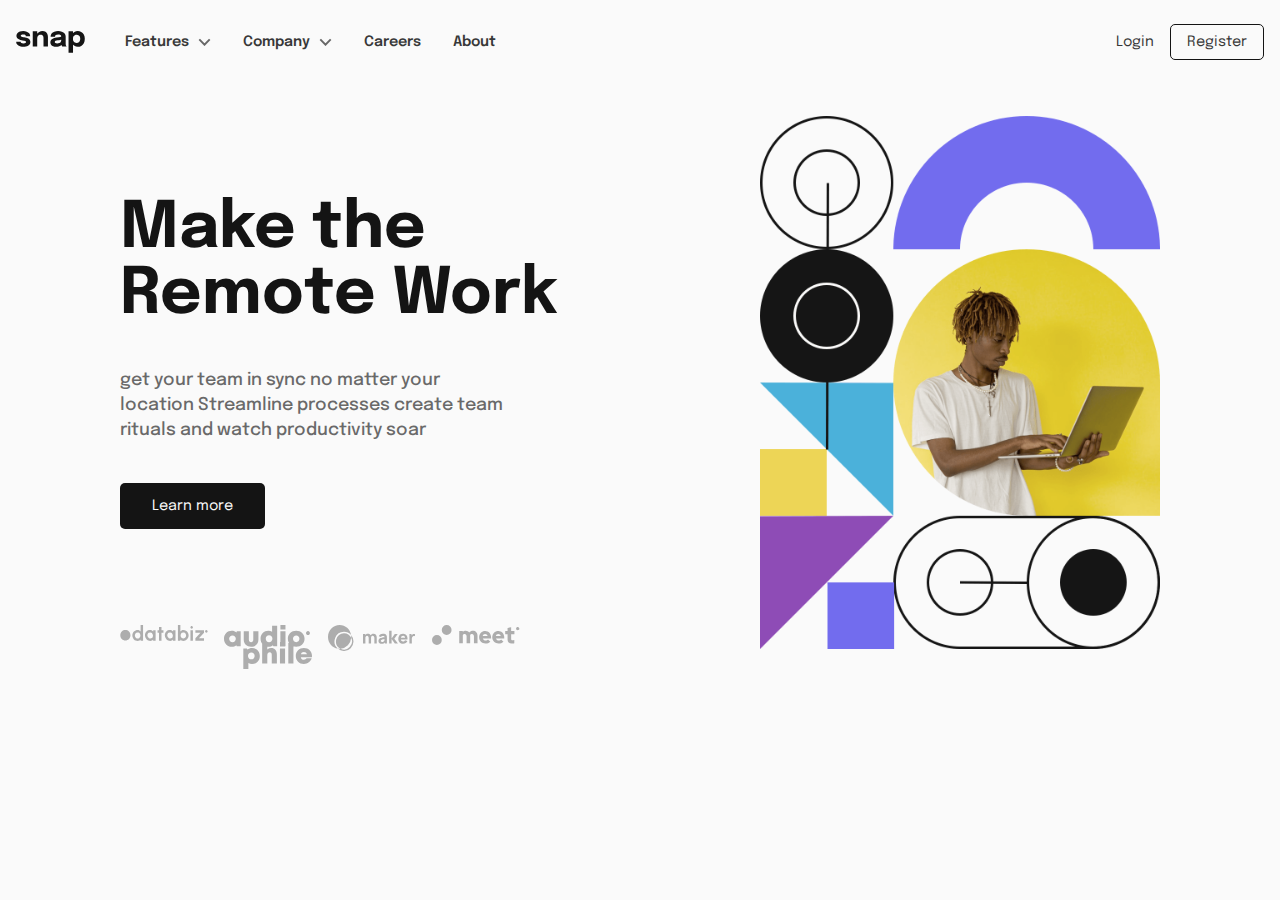
<file: intro-section-with-dropdown-navigation-main/index.html>
<!DOCTYPE html>
<html lang="en">
  <head>
    <meta charset="UTF-8" />
    <meta name="viewport" content="width=device-width, initial-scale=1.0" />
    <!-- displays site properly based on user's device -->

    <link
      rel="icon"
      type="image/png"
      sizes="32x32"
      href="./images/favicon-32x32.png"
    />
    <link rel="stylesheet" href="style.css" />
    <link
      href="https://unpkg.com/boxicons@2.1.4/css/boxicons.min.css"
      rel="stylesheet"
    />

    <title>Frontend Mentor | Intro section with dropdown navigation</title>

    <!-- Feel free to remove these styles or customise in your own stylesheet 👍 -->
    <style>
      .attribution {
        font-size: 11px;
        text-align: center;
      }

      .attribution a {
        color: hsl(228, 45%, 44%);
      }
    </style>
  </head>

  <body>
    <section class="header">
      <div class="nav__logo">
        <img src="images/logo.svg" alt=""/>
      </div>
      <div class="nav__icons" >
        <img class="menu__icon " id='open' src="images/icon-menu.svg" alt="">
        <img  class="close__icon hidden" id="close" src="images/icon-close-menu.svg" alt="">
      </div>
      <div class="nav" id="nav">
        <div class="nav__left">
            <div class="nav__links">
              <div class="link dropdown">
                  <a href="#">Features</a>
                  <img class="dropdown__icon" src="images/icon-arrow-down.svg" alt="" />
                <div class="link__dropdown">
                  <li class="dropdown__item">
                    <img src="images/icon-todo.svg" alt="" />
                    <h4>Todo List</h4>
                  </li>
                  <li class="dropdown__item">
                    <img
                      class="option__icon"
                      src="images/icon-calendar.svg"
                      alt=""
                    />
                    <h4>Calender</h4>
                  </li>
                  <li class="dropdown__item">
                    <img src="images/icon-reminders.svg" alt="" />
                    <h4>reminder</h4>
                  </li>
                  <li class="dropdown__item">
                    <img src="images/icon-planning.svg" alt="" />
                    <h4>planning</h4>
                  </li>
                </div>
              </div>
              <div class="link dropdown">
                <a href="#">Company</a>
                <img  class ="dropdown__icon" src="images/icon-arrow-down.svg" alt="" />
                <div class="link__dropdown">
                  <li class="dropdown__item"><h4>History</h4></li>
                  <li class="dropdown__item"><h4>Our team</h4></li>
                  <li class="dropdown__item"><h4>blog</h4></li>
                </div>
              </div>
              <div class="link">
                <li>Careers</li>
              </div>
              <div class="link">
                <li>About</li>
              </div>
            </div>
        </div>
          <div class="nav__right">
            <button class="login__btn">Login</button>
            <button class="register__btn">Register</button>
          </div>
      </div>
     <!--<div class="nav__icons" >
        <img class="menu__icon" id='open' src="images/icon-menu.svg" alt="">
        <img  class="close__icon hidden" id="close" src="images/icon-close-menu.svg" alt="">
      </div>--->
    </section>
    <section class="main">
      <div class="main__container">
          <div class="main__content">
            <div class='content__title'>
              <h1>Make the Remote Work</h1>
            </div>
            <div class="content__description">
              <p>get your team in sync no matter your location Streamline 
                processes create team rituals and watch productivity soar</p>
            </div>
            <div>
              <button class="content__btn">Learn more</button>
            </div>
            <div class="content__icons">
              <div class="icon"> <img src="images/client-databiz.svg" alt=""></div>
              <div class="icon"> <img src="images/client-audiophile.svg" alt=""></div>
              <div class="icon"> <img src="images/client-maker.svg" alt=""></div>
              <div class="icon"> <img src="images/client-meet.svg" alt=""></div>
            </div>
          </div>
          <div class="image__section">
            <img  class='img-desktop' src="images/image-hero-desktop.png" alt="">
            <img  class='img-mobile' src="images/image-hero-mobile.png" alt="">
          </div>
      </div>
    </section>

    <script src="script.js"></script>
  </body>
</html>
</file>
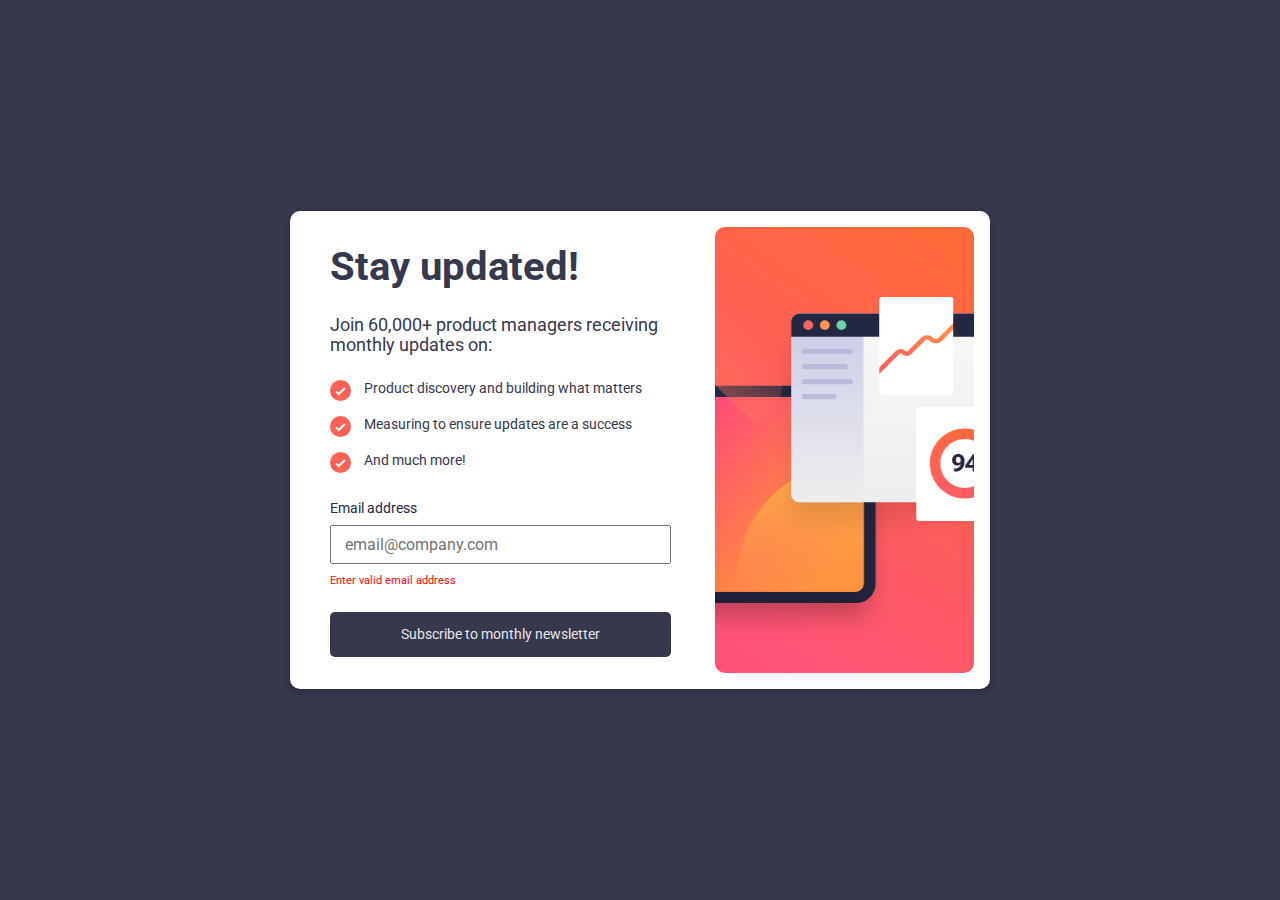
<file: newsletter-sign-up-with-success-message-main/index.html>
<!DOCTYPE html>
<html lang="en">
<head>
  <meta charset="UTF-8">
  <meta name="viewport" content="width=device-width, initial-scale=1.0"> <!-- displays site properly based on user's device -->

  <link rel="icon" type="image/png" sizes="32x32" href="./assets/images/favicon-32x32.png">
  <link rel="stylesheet" href="style.css">
  <title>Frontend Mentor | Newsletter sign-up form with success message</title>
</head>
<body>
    <section class="container" id="container">
        <div id="main__container" class="main__container">
          <div class="image__container">
          </div>
          <div class="main__content">
            <div class="content__title">
              Stay updated!
            </div>
            <div class="content__description">
              Join 60,000+ product managers receiving monthly updates on:
            </div>
            <div class="content__features">
              <div class="feature">
                <img src="assets/images/icon-list.svg" alt="">
                <h4>Product discovery and building what matters</h4>
              </div>
              <div class="feature">
                <img src="assets/images/icon-list.svg" alt="">
                <h4>Measuring to ensure updates are a success</h4>
              </div>
              <div class="feature">
                <img src="assets/images/icon-list.svg" alt="">
                <h4>    And much more!
                </h4>
              </div>
            </div>
            <div class="email">
              <label for="email">Email address</label>
              <input type="email" placeholder="email@company.com" id="emailId">
              <p class="err-msg" id="errmsg">Enter valid email address</p>
            </div>
            <button id="subscribebtn"  class="primary__btn"> Subscribe to monthly newsletter</button>
          </div>
        </div>
        <!--------------POPUP--------------------->
        <div id="popupContainer" class="popup__container">
          <div class="popup__content">
            <div class="content">
              <div class="icon">
                <img src="assets/images/icon-success.svg" alt="">
              </div>
              <div class="popup__title">
                Thank for Subscribing!
              </div>
              <div class="popup__description">
                A confirmation email has send to your <span id="popupemail"></span> 
                Please open it and click the button inside to confirm your subscription.
              </div>
            </div>
            <button id="dismissBtn" onclick="ClosePopup()" class="popup__btn">
              Dismiss Message
            </button>
          </div>
        </div>
    </section>
    <script src="script.js"></script>
</body>
</html>
</file>
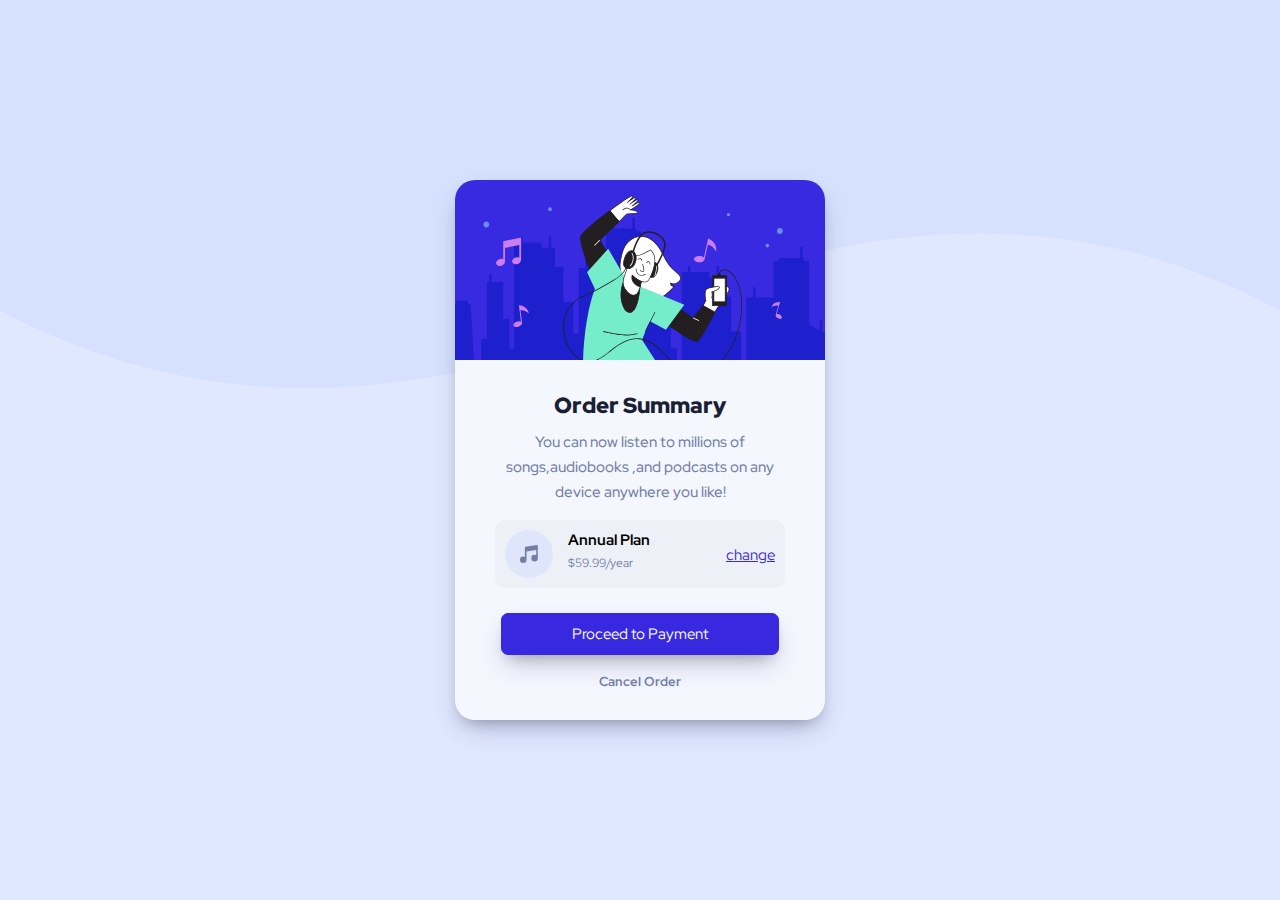
<file: order-summary-component-main/index.html>
<!DOCTYPE html>
<html lang="en">
  <head>
    <meta charset="UTF-8" />
    <meta name="viewport" content="width=device-width, initial-scale=1.0" />
    <!-- displays site properly based on user's device -->

    <link
      rel="icon"
      type="image/png"
      sizes="32x32"
      href="./images/favicon-32x32.png"
    />
    <link rel="stylesheet" href="style.css" />
    <title>Frontend Mentor | Order summary card</title>

    <!-- Feel free to remove these styles or customise in your own stylesheet 👍 -->
    <style>
      .attribution {
        font-size: 11px;
        text-align: center;
      }
      .attribution a {
        color: hsl(228, 45%, 44%);
      }
    </style>
  </head>
  <body>
    <div class="container">
      <div class="img-box">
        <img src="images/illustration-hero.svg" alt="" />
      </div>
      <div class="content">
        <h1 class="Title">Order Summary</h1>
        <p class="details">
          You can now listen to millions of songs,audiobooks ,and podcasts on
          any device anywhere you like!
        </p>
        <div class="plan_box">
          <div class="plan_box_left">
            <img src="images/icon-music.svg" alt="" />
            <div class="price-details">
              <h4>Annual Plan</h4>
              <p class="price">$59.99/year</p>
            </div>
          </div>
          <div class="plan_box_right">
            <a href="#">change</a>
          </div>
        </div>
        <div class="button_section">
          <button class="proceed">Proceed to Payment</button>
          <a class="cancel" href="#"> Cancel Order</a>
        </div>
      </div>
    </div>
  </body>
</html>
</file>
<file: intro-section-with-dropdown-navigation-main/style.css>
@import url('https://fonts.googleapis.com/css2?family=Epilogue:wght@500;600;700&display=swap');

*{
      margin:0;
      padding:0;
      font-family: 'Epilogue', sans-serif;
}
:root{
      --primary-color:hsl(0, 0%, 98%);
      --black:hsl(0, 0%, 8%);
      --gray:hsl(0, 0%, 41%);
      --gray-dark:hsl(0, 0%, 22%);
      --fnt-sm:1.1rem;
      --fnt-sm2:.9rem;
      --fnt-m:1.3rem;
      --fnt-lrg:4rem;
}
h1,h2,h3{
      font-size: var(--fnt-lrg);
      color: var(--black);
}
img{
      max-width: 100%;
      height: auto;
}
li{
      list-style: none;
}
a{
      text-decoration: none;
      color: var(--black);
}
p{
      font-size: var(--fnt-sm);
      color: var(--gray);
}
body{
      min-height: 100vh;
      background-color: var(--primary-color);
}
.header{
      padding: 1.5rem 1rem;
      background-color: var(--primary-color);
      min-height: 1rem;
      gap: 2rem;
      display: flex;
      position: relative;
      justify-content: space-between;
}
.nav{
      display: flex;
      justify-content:space-between;
      width: 100%;
      align-items: center;
}
.nav__left{
      display: flex;
      justify-content: space-between;
      align-items: center;
      gap: 1rem;
}
.nav__logo{
      display: flex;
      align-items: center;
}
.nav__logo img{
      width: 90%;
}
.nav__links{
      display:flex;
      justify-content: space-around;
      gap: 2rem;
      font-size: var(--fnt-sm2);
      color: var(--gray-dark);
      font-weight: 600;
}
.dropdown{
      position: relative;
    
}
.link__dropdown{
      margin-top: 0rem;
      border-radius: 5px;
      box-shadow: rgba(0, 0, 0, 0.24) 0px 3px 8px;
      position:absolute;
      display: none;
      margin-top: 10px;
      width: 100%;
      top: 10px;
      right: 0px;
      padding: .5rem .8rem;
      background-color: var(--primary-color);
      overflow-y:hidden;
}
.dropdown a{
      padding-right: 5px;
      color: var(--gray-dark);
}
.dropdown img{
      width: 13px;
      cursor: pointer;
}
.dropdown__item {
      display: flex;
      margin-top: 10px ;
      align-items: center;
      gap: .5rem;
}

.dropdown__item img{
      width: 12px;
      cursor: pointer;
}
.dropdown__item h4{
      text-align: left;
      font-weight: 400;
      color: var(--gray);
      font-size: 12px;
}
.nav__right{
      display: flex;
      gap: 1rem;
      align-items: center;
}
.login__btn{
      background: none;
      border: none;
      outline: none;
      font-size: var(--fnt-sm2);
      color: var(--gray-dark);
}
.register__btn{
      padding: .7em 1.1em;
      border: 1px solid var(--black);
      border-radius: 5px;
      font-size: var(--fnt-sm2);
      color: var(--gray-dark);
      background-color: var(--primary-color);

}
.nav__icons {
      display: none;

}     

.nav__icons img{
      width: 70%;
      margin-top: 5px;
}
.active{
      display: block;
}
.main{
      padding-top: 2rem;
}
.main__container{
      max-width: 65rem;
      margin: auto;
      display: flex;
      gap: 5rem;
}
.main__content{
      display: flex;
      gap: 2.5rem;
      text-align: left;
      padding-top: 5rem;
      height: 100%;
      flex-direction: column;
}
.content__title{
      font-size: var(--fnt-lrg);
      padding-right: 6rem;
}
.content__description{
      width: 70%;
}
.content__description p{
      font-size: var(--fnt-sm);
      line-height: 25px;
      font-weight: 500;

}
.content__btn{
      padding: 1rem 2rem;
      background-color: var(--black);
      color: var(--primary-color);
      border-radius: 5px;
      border: none;
      outline: none;
      font-size: var(--fnt-sm2);
}

.content__icons{
      display: flex;
      gap: 1rem;
      padding-top:3.5rem;
}
.content__icons .icon{
      width: 5.5rem;
      height: auto;
}
.icon img{
      width: 100%;
}
.image__section{
      max-width: 400px;
      height: 100%;
}
.img-mobile{
      display: none;
}
.image__section img{
      height: 100%;
}
.hidden{
      display: none;
}
@media screen and (max-width:380px){
      :root{
            --fnt-sm:.9rem;
            --fnt-sm2:.9rem;
            --fnt-m:1rem;
            --fnt-lrg:2.3rem;
            --sidebar-color:rgb(255, 255, 255);
      }
      .nav{
            display: none;
      }
      .nav__logo img{
            width: 80%;
      }
      .nav__icons{
            display: block;
            cursor: pointer;
            position: fixed;
            right: 10px;
            z-index: 1;
      } 
      .show_menu{
            display: flex;
            position: fixed;
            justify-content: flex-start;
            flex-direction: column;
            gap: 1rem;
            top: 0;
            right: 0;
            width: 200px;
            align-items: flex-start;
            height: 100%;
            background-color: var(--sidebar-color);
            padding: 4rem 1rem;
      }
      .nav__links{
            gap: 1.5rem;
            flex-direction: column;
            
      }
      .link__dropdown{
            position:relative;
            margin-top: 0px;
            width: 100%;
      }
      .main__container{
            flex-direction: column-reverse;
      }
      .main__content{
            gap: 2.5rem;
            padding-top:10px;
            text-align: center;
      }
      .content__title{
            padding: 0;
      }
      .content__description{
            width: 100%;
      }
      .content__icons{
            gap: 2rem;
            text-align: center;
            justify-content: center;
            padding-top:1.5rem;
      }
      .content__icons .icon{
            width: 3.5rem;
            height: auto;
      }
      .icon img{
            width: 100%;
      }
      .img-desktop{
            display: none;
      }
      .img-mobile{
            display: flex;
      }


}
</file>
<file: newsletter-sign-up-with-success-message-main/style.css>
@import url('https://fonts.googleapis.com/css2?family=Roboto:wght@400;700&display=swap');



:root{
      --DarkSlateGrey: hsl(234, 29%, 20%);
      --CharcoalGrey: hsl(235, 18%, 26%);
      --Grey: hsl(231, 7%, 60%);
      --White: hsl(0, 0%, 100%);
}
*{
      margin: 0;
      padding: 0;
      font-family: 'Roboto',sans-serif;
      box-sizing: border-box;
}
img{
      max-width: 100%;
      height: auto;
}
button{
      border: none;
      outline: none;
      cursor: pointer;
}
.container{
      position: relative;
      min-height: 100vh;
      background-color: var(--CharcoalGrey);
}
.main__container{
      display: grid;
      gap: 20px;
      background-color: var(--White);
      height: 100vh;
      visibility: visible;
      grid-template-rows: 1fr 2fr;

}
.image__container{
      background-image: url('assets/images/illustration-sign-up-mobile.svg');
}
.image__container img{
      order: -1;
      width: 100%;
      height: 100%;
}
.main__content{
      padding: 1rem 1.5rem;
      display: flex;
      flex-direction: column;
      gap: 25px;
}
.content__title{
      font-size: 2.5rem;
      font-weight: 700;
      color: var(--CharcoalGrey);
}
.content__description{
      font-size: 1.1rem;
      font-weight: 400;
      color: var(--CharcoalGrey);
}
.content__features{
      display: flex;
      flex-direction: column;
      gap: 15px;
}
.feature{
      display: grid;
      grid-template-columns: 1fr 7fr;
}
.feature h4{
      font-size: .9rem;
      font-weight: 400;
      color: var(--CharcoalGrey);
}
.email{
      position: relative;
}
.email input{
      width: 100%;
      padding: 8px 13px;
      font-size: 1rem;
      margin-top: 8px;
}
.email label{
      font-size: .85rem;
      color: var(--DarkSlateGrey);
}
.primary__btn{
      padding: .9rem 1rem;
      font-size: .9rem;
      color: #e5e5e5;
      border-radius: 5px;
      background: var(--CharcoalGrey);

}
.primary__btn:hover{
      background: linear-gradient(to right, #ff416c, #ff4b2b);
      transition: all .5s ease-in;
}
.popup{

}
/**.popup__container{
      position: absolute;
      background-color: var(--White);
      top: 0;
      display: flex;
      flex-direction: column;
      justify-content: space-around;
      padding: 1rem;
      height: 100%;
      visibility: visible;
      opacity: 1;
}**/
/**.popup__content{
      display: flex;
      flex-direction: column;
      gap: 25px;
}**/
.popup__container{
      width: 100%;
      height: 100%;
      position: absolute;
      top: 0;
      left: 0;
      visibility: hidden;
      overflow: hidden;
      z-index: 1;
      background-color: var(--CharcoalGrey);
}
.popup__content{
      background-color: var(--White);
      height: 100%;
      width: 100%;
      display: flex;
      flex-direction: column;
      justify-content: space-between;
      padding: 1rem 1rem; 

}
.content{
      display: flex;
      padding-top: 6rem;
      flex-direction: column;
      gap: 20px;
}
.popup__content .icon{
      width: 50px;
}
.popup__title{
      font-size: 2.5rem;
      font-weight: 700;
      color: var(--CharcoalGrey);
}
.popup__description{
      font-size: .95rem;
      line-height: 20px;
      color: var(--CharcoalGrey);
}
.popup__btn{
      font-size: .9rem;
      color: #e5e5e5;
      justify-self: flex-end;
      padding: .9rem 1rem;
      border-radius: 5px;
      width: 100%;
      background: var(--CharcoalGrey);
}
.popup__btn:hover{
      background: linear-gradient(to right, #ff416c, #ff4b2b);
      transition: all .5s ease-in;
}
.showpopup {
      visibility: visible;
      opacity: 1;
}
#errmsg{
      color: red;
      margin-top:10px;
      font-size: .7rem;
}
@media screen and (min-width:500px){
      .container{
            min-height: 100vh;
            display: grid;
            place-content: center;
      }
      .main__container{
            max-width: 700px;
            width: 100%;
            padding: 1rem;
            background-color: var(--White);
            height: 100%;
            display: grid;
            grid-template-columns: 1.5fr 1fr;
            grid-template-rows: 1fr;
            border-radius: 10px;
            box-shadow: rgba(0, 0, 0, 0.24) 0px 3px 8px;
      }
      .image__container{
            order: 1;
            border-radius: 10px;
      }
      .image__container img{
            border-radius: 10px;
      }
      .main__content{
            order: -1;
      }
      .feature{
            display: grid;
            grid-template-columns: 1fr 9fr;
      }
      .image__container{
            background-image: url('assets/images/illustration-sign-up-desktop.svg');
            background-repeat: no-repeat;
            background-position: center;
            background-size: cover;
      }
      .popup__content{
            max-width: 350px;
            width: 100%;
            display:flex;
            margin: auto;
            padding: 2rem 1.5rem;
            gap: 20px;
            border-radius: 20px;
            height: auto;
            overflow: hidden;
            transition: transform .2s ease-out;
      }
      .showpopup{
            visibility: visible;
      }
      .showpopup .popup__content{
            transform: translateY(30%);
      }
      .content{
            padding-top: 0;
      }
}
</file>
<file: order-summary-component-main/style.css>
@import url('https://fonts.googleapis.com/css2?family=Red+Hat+Display:ital,wght@0,500;0,900;1,700&display=swap');

*{
      margin:0;
      padding:0;
      font-family: 'Red Hat Display', sans-serif;
}
body{
      min-height: 100vh;
      background-image: url(images/pattern-background-desktop.svg);
      background-repeat: no-repeat;
      background-size: contain;
      background-color:hsl(225, 100%, 94%);
      display: flex;
      justify-content: center;
      align-items: center;
}
.container{
      width: 370px;
      background-color: hsl(225, 100%, 98%);
      overflow: hidden;
      box-shadow: rgba(50, 50, 93, 0.25) 0px 13px 27px -5px, rgba(0, 0, 0, 0.3) 0px 8px 16px -8px;
      border-radius: 20px;
}

.img-box img{
      display: block;
      max-width: 100%;
      height: auto;
}
.content{
      padding: 30px 40px;
      text-align: center;
}
.Title{
      font-size: 1.4rem;
      color:  hsl(224, 34%, 15%);
      font-weight: 900;
}
.details{
      font-size: 15px;
      margin-top: 10px;
      line-height: 25px;
      color:  hsl(224, 23%, 55%);
      font-weight: 500;
}
.plan_box{
      display: flex;
      margin-top: 15px;
      justify-content: space-between;
      align-items: center;
      background-color: hsl(224, 41%, 95%);
      border-radius: 10px;
      padding: 10px 10px;

}
.plan_box_left{
      display: flex;
}

.price-details{
      text-align: left;
      margin-left: 15px;
}
.price-details h4{
      font-size: 15px;
      font-weight: 700;
      margin-bottom: 5px;
}
.price{
      font-size: 12px;
      color: hsl(224, 23%, 55%);
}
.plan_box_right a{
      text-align: center;
      color: hsl(245, 75%, 52%);
      font-size: 15px;
}
.button_section{
      margin-top: 25px;
}
.proceed{
      background-color: hsl(245, 75%, 52%);
      padding: 10px 70px;
      color: white;
      border-radius: 7px;
      font-size: 15px;
      border:1px solid hsl(245, 75%, 52%);
      box-shadow: rgba(50, 50, 93, 0.25) 0px 13px 27px -5px, rgba(0, 0, 0, 0.3) 0px 8px 16px -8px;
}
.proceed:hover{
      background-color: hsl(223, 45%, 28%);
}
.cancel{
      margin-top: 18px;
      display: block;
      font-size: 13px;
      text-decoration: none;
      color: hsl(224, 23%, 55%);
      font-weight: 700;
      text-decoration:none;
}
.cancel:hover{
      color: hsl(223, 45%, 28%);
}
</file>
